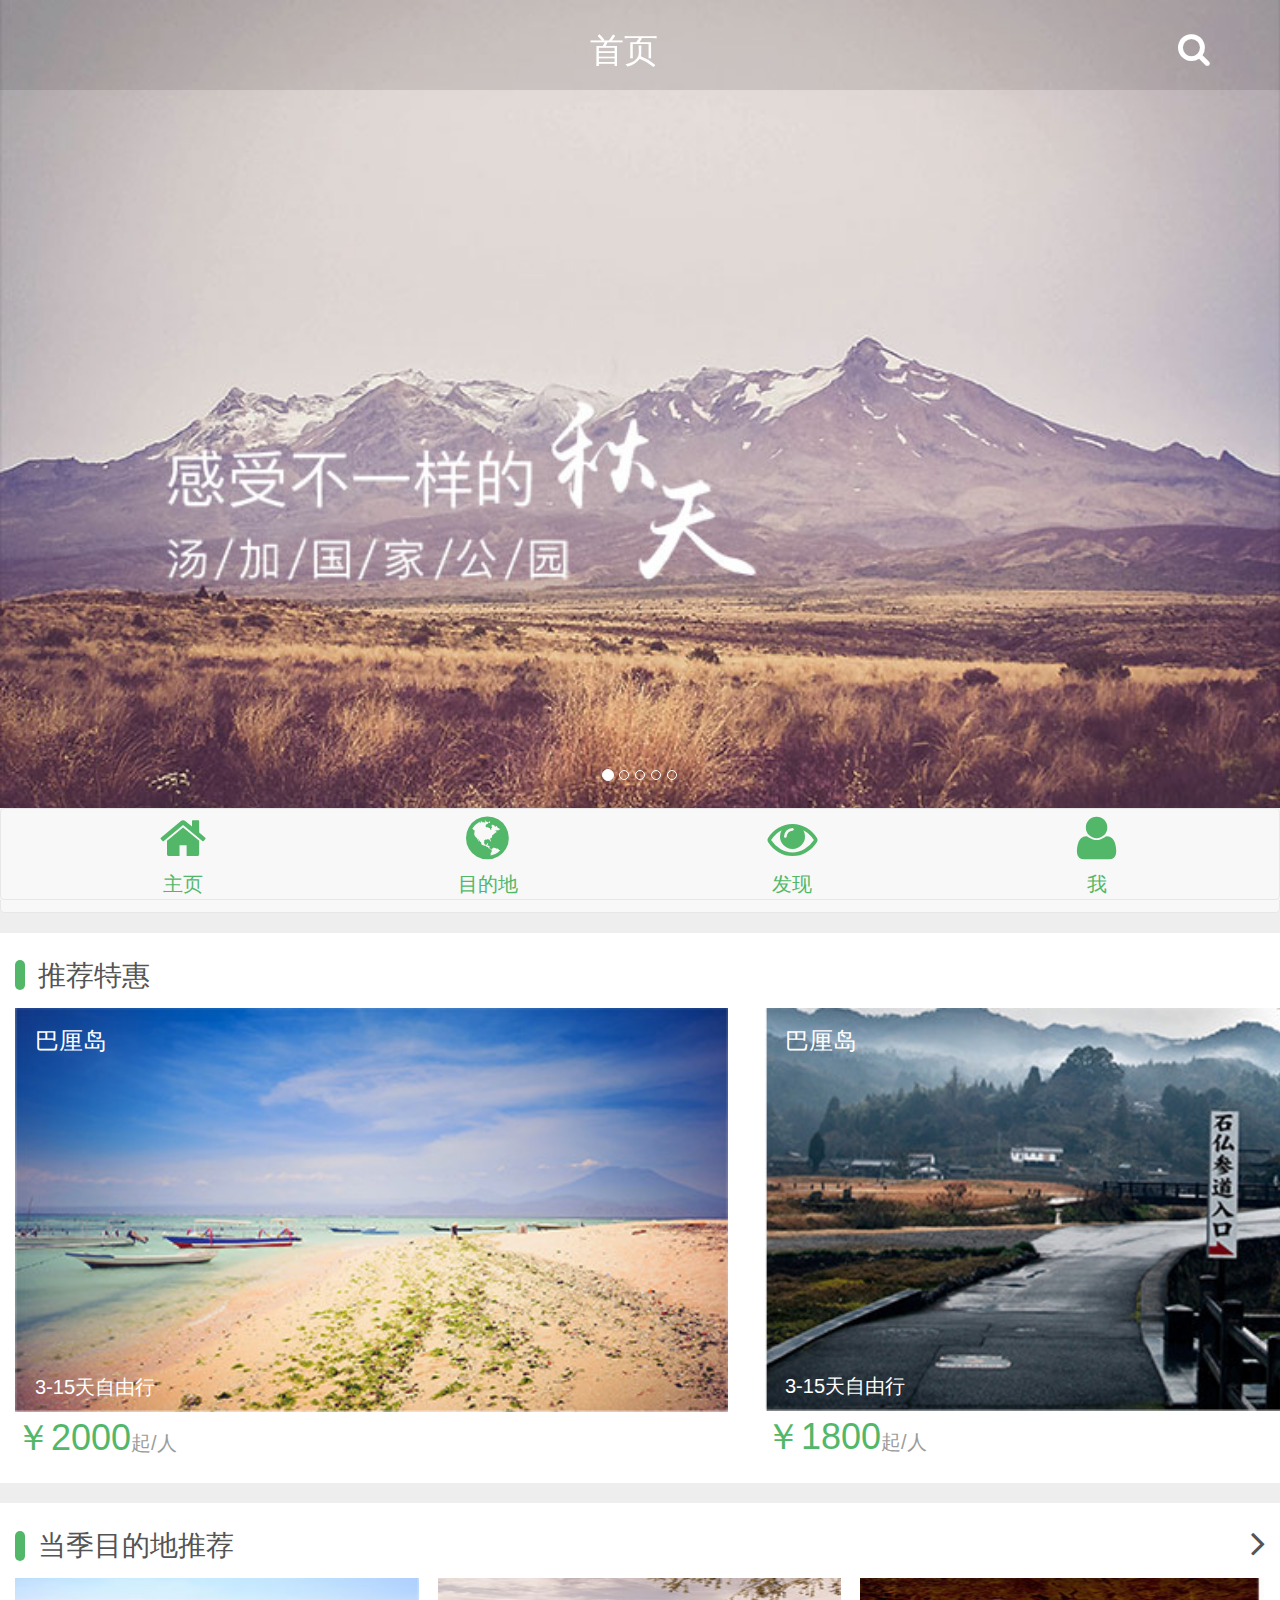
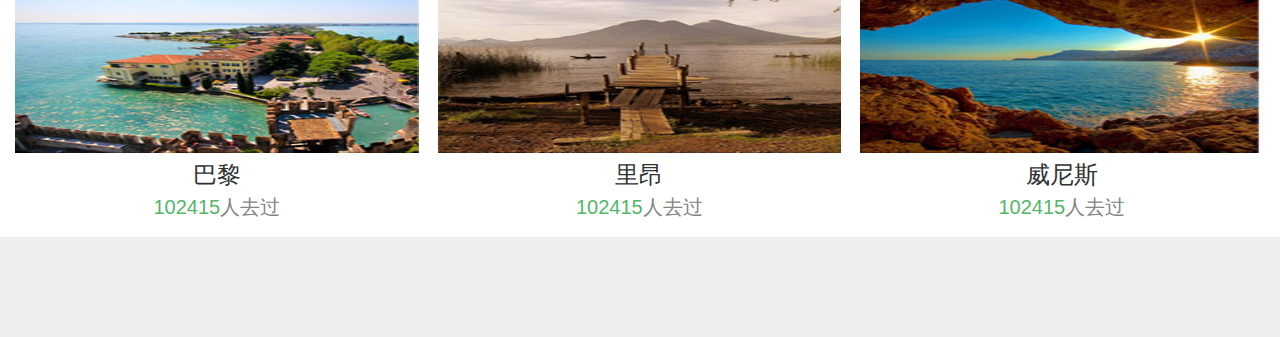
<file: index.html>
<!DOCTYPE html>
<html>
<head>
    <meta charset="utf-8">
    <meta name="viewport" content="width=device-width, initial-scale=1.0, maximum-scale=1.0, user-scalable=no" />
    <title>足记app</title>
    <link rel="stylesheet" type="text/css" href="lib/bootstrap/css/bootstrap.css" />
    <link rel="stylesheet" type="text/css" href="lib/Font-Awesome/css/font-awesome.min.css"/>
    <link rel="stylesheet" type="text/css" href="css/main.css"/>
</head>
<body>
	<!--header-->
	<header id="header">
		<!--topbar-->
		<div class="topbar">
			<div class="container">
                <p id="local"></p>
				<h1 class="clearfix">首页<i class="icon-search"></i></h1>
			</div>
		</div>
		<!--/topbar-->
		<!--首页轮播图-->
		<section id="banner" class="carousel slide both" data-ride="carousel">  
 			 <!-- Indicators -->  
            <ol class="carousel-indicators">  
                <li data-target="#banner" data-slide-to="0" class="active"></li>  
                <li data-target="#banner" data-slide-to="1"></li>  
                <li data-target="#banner" data-slide-to="2"></li> 
                <li data-target="#banner" data-slide-to="3"></li>  
                <li data-target="#banner" data-slide-to="4"></li> 
            </ol>  
 			<!-- Wrapper for slides -->  
            <div class="carousel-inner" role="listbox">  
                <div class="item active">  
                    <a href="javascript:void(0);"><img src="img/index_banner01.jpg" alt="..."></a>  
                    <div class="carousel-caption">
				         <p></p>
				    </div>
                </div>  
                <div class="item">  
                    <a href="javascript:void(1);"><img src="img/index_banner02.jpg" alt="..."></a>  
                	<div class="carousel-caption">
				         <p>印象中国：薄雾中的北海</p>
				    </div>
                </div>  
                <div class="item">  
                    <a href="javascript:void(2);"><img src="img/index_banner03.jpg" alt="..."></a>                
                	<div class="carousel-caption">
				         <p>印象中国：薄雾中的北海</p>
				    </div>
                </div>   
                <div class="item">  
                    <a href="javascript:void(3);"><img src="img/index_banner04.jpg" alt="..."></a>               
               		<div class="carousel-caption">
				         <p>印象中国：云贵梯田</p>
				    </div>
                </div> 
                <div class="item">  
                    <a href="javascript:void(4);"><img src="img/index_banner05.jpg" alt="..."></a>                
                	<div class="carousel-caption">
				         <p>印象中国：万里长城</p>
				    </div>
                </div> 
            </div>  
            <!-- Controls -->  
            <a id="carleft" class="left carousel-control" href="#banner" role="button" data-slide="prev">  
                <span class="glyphicon glyphicon-chevron-left" aria-hidden="true"></span>  
                <span class="sr-only">Previous</span>  
            </a>  
            <a id="carright" class="right carousel-control" href="#banner" role="button" data-slide="next">  
                <span class="glyphicon glyphicon-chevron-right" aria-hidden="true"></span>  
                <span class="sr-only">Next</span>  
            </a>  
        </section>  
        <!--/首页轮播图-->
        <!--首页顶部导航-->
    	<nav class="navbar navbar-default" role="navigation">
		    <div class="container-fluid">
		    	<div class="navbar-collapse">
			        <ul class="nav navbar-nav clearfix">
				        <li><a href="#"><i class="icon-leaf"></i><span>周边游</span></a></li>
				        <li><a href="#"><i class="icon-plane"></i><span>出境游</span></a></li>
				        <li><a href="#"><i class="icon-flag"></i><span>国内游</span></a></li>
				        <li><a href="#"><i class="icon-star"></i><span>港澳游</span></a></li>
				        <li><a href="#"><i class="icon-road"></i><span>台湾游</span></a></li>
			        </ul>
		        </div>
		    </div>
		</nav>
		<!--/首页顶部导航-->   
	</header>
    <!--header-->
    <!--#destination-->
    <section id="destination">
    	<div class="container-fluid" id="dest-banner">
    		<h2><span class="line"></span>&nbsp;&nbsp;&nbsp;推荐特惠</h2>
    		<div class="row" id="dest-slider">
    			<div class="col-xs-2 dest-item">
    				<a href="javascript:void(0);"><img src="img/destination01.jpg" alt="" /><h3>巴厘岛</h3><p>3-15天自由行</p></a>
    				<p class="price"><span>￥2000</span>起/人</p>
    			</div>
    			<div class="col-xs-2 dest-item">
    				<a href="javascript:void(0);"><img src="img/destination02.jpg" alt="" /><h3>巴厘岛</h3><p>3-15天自由行</p></a>
    				<p class="price"><span>￥1800</span>起/人</p>
    			</div>
    			<div class="col-xs-2 dest-item">
    				<a href="javascript:void(0);"><img src="img/destination01.jpg" alt="" /><h3>巴厘岛</h3><p>3-15天自由行</p></a>
    				<p class="price"><span>￥2000</span>起/人</p>
    			</div>
    			<div class="col-xs-2 dest-item">
    				<a href="javascript:void(0);"><img src="img/destination02.jpg" alt="" /><h3>巴厘岛</h3><p>3-15天自由行</p></a>
    				<p class="price"><span>￥1800</span>起/人</p>
    			</div>
    			<div class="col-xs-2 dest-item">
    				<a href="javascript:void(0);"><img src="img/destination01.jpg" alt="" /><h3>巴厘岛</h3><p>3-15天自由行</p></a>
    				<p class="price"><span>￥2000</span>起/人</p>
    			</div>
    		</div>
    	</div>
    </section>
    <!--/#destination-->
    <!--#recom-->
    <section id="recom">
    	<div class="container-fluid">
    		<h2 class="clearfix"><span class="line"></span>&nbsp;&nbsp;&nbsp;当季目的地推荐
    			<a href="html/destination.html"><i class="icon-angle-right"></i></a></h2>
    		<div class="row">
    			<div class="col-xs-4 recom-item">
    				<a href="html/scenery.html"><img src="img/recom01.jpg" alt="" /><h3>巴黎</h3><p><span>102415</span>人去过</p></a>
    			</div>
    			<div class="col-xs-4 recom-item">
    				<a href="javascript:void(3);"><img src="img/recom02.jpg" alt="" /><h3>里昂</h3><p><span>102415</span>人去过</p></a>
    			</div>
    			<div class="col-xs-4 recom-item">
    				<a href="javascript:void(3);"><img src="img/recom03.jpg" alt="" /><h3>威尼斯</h3><p><span>102415</span>人去过</p></a>
    			</div>
    		</div>
    	</div>
    </section>
	<!--/#recom-->
	<!--footer-->
    <footer id="footer">
    	<nav class="navbar navbar-default" role="navigation">
		    <div class="container-fluid">
		    	<div class="navbar-collapse">
			        <ul class="nav navbar-nav clearfix">
				        <li><a href="#"><i class="icon-home"></i><span>主页</span></a></li>
				        <li><a href="html/destination.html"><i class="icon-globe"></i><span>目的地</span></a></li>
				        <li><a href="html/find.html"><i class="icon-eye-open"></i><span>发现</span></a></li>
				        <li><a href="html/myself.html"><i class="icon-user"></i><span>我</span></a></li>
			        </ul>
		        </div>
		    </div>
		</nav>
    </footer>
    <!--/footer-->
	<!--script-->
	<script src="js/base.js" ></script>
	<script src="lib/jquery/jquery-1.9.1.min.js"></script>
	<script src="lib/bootstrap/js/bootstrap.min.js"></script>
	<script src="js/toucher.js"></script>
	<script src="js/index.js"></script>
    <script src="http://maps.google.com/maps/api/js?sensor=false"></script>
</body>
</html>
</file>
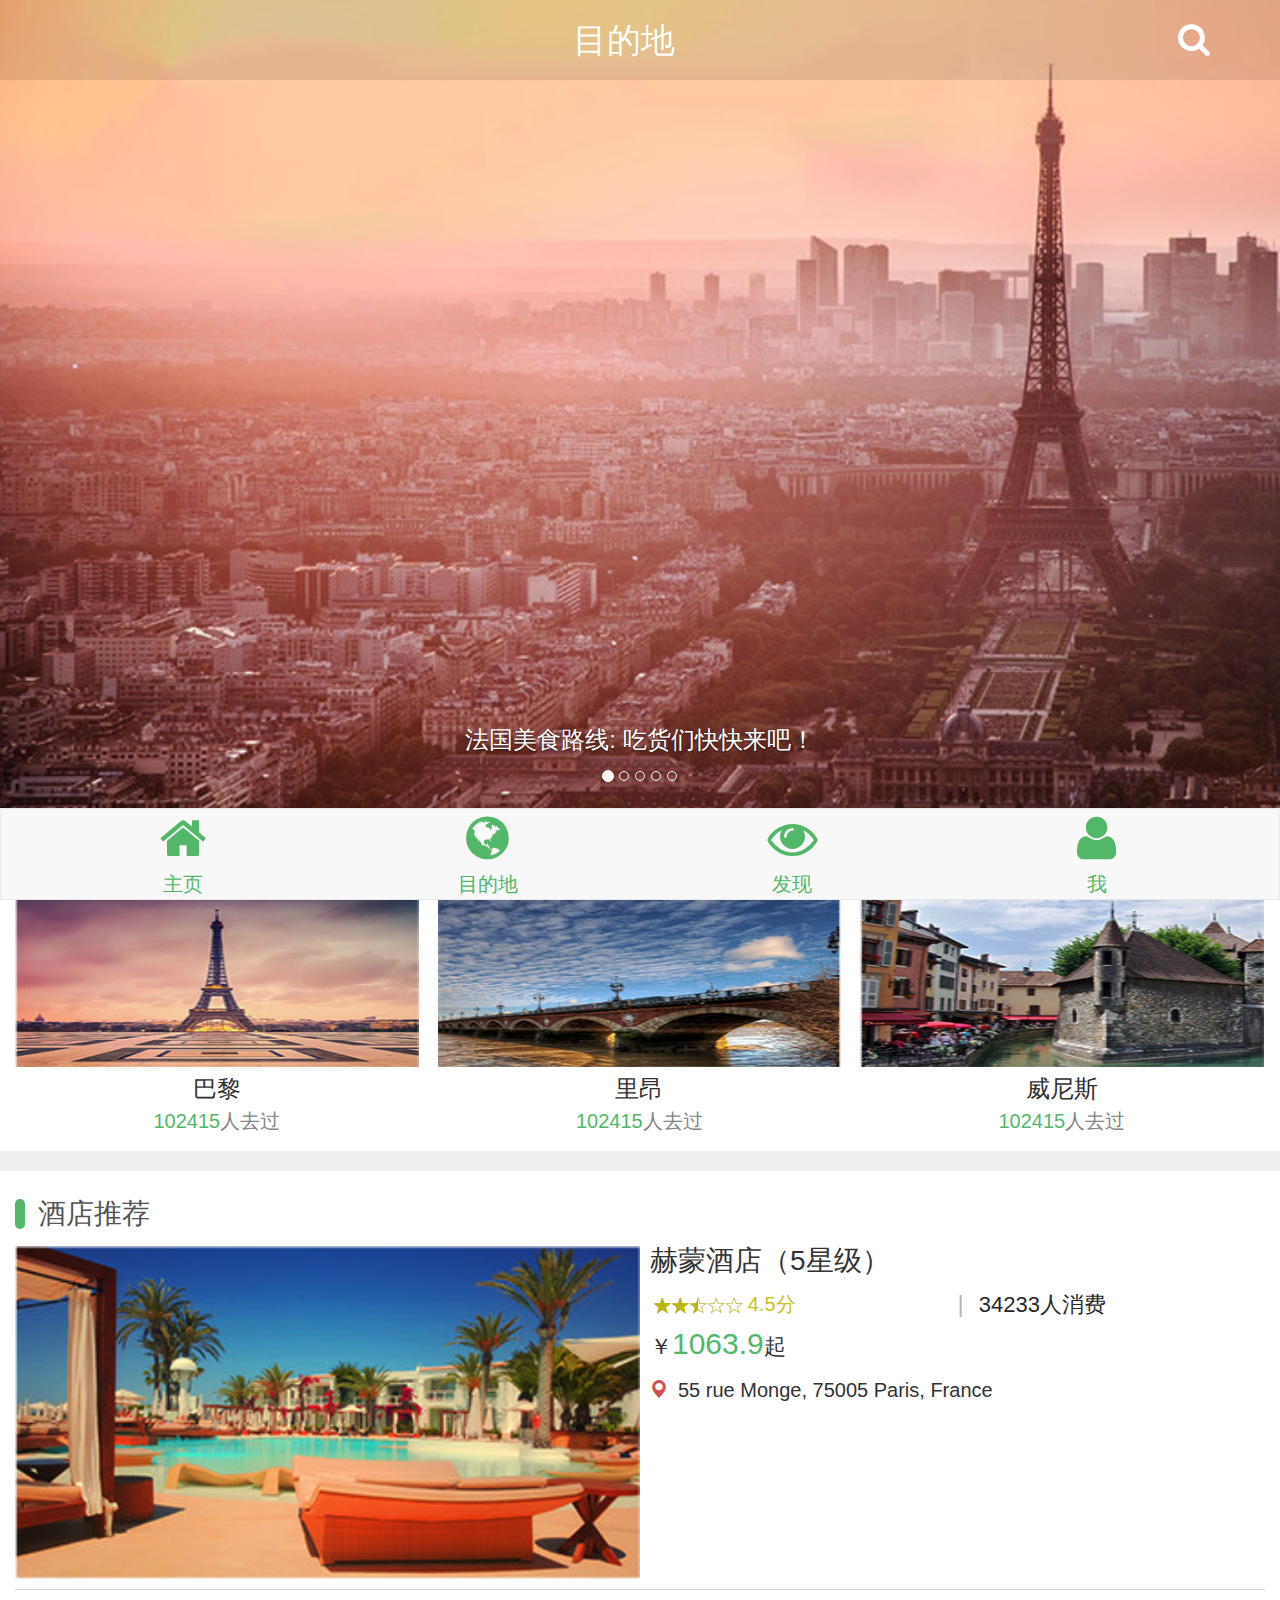
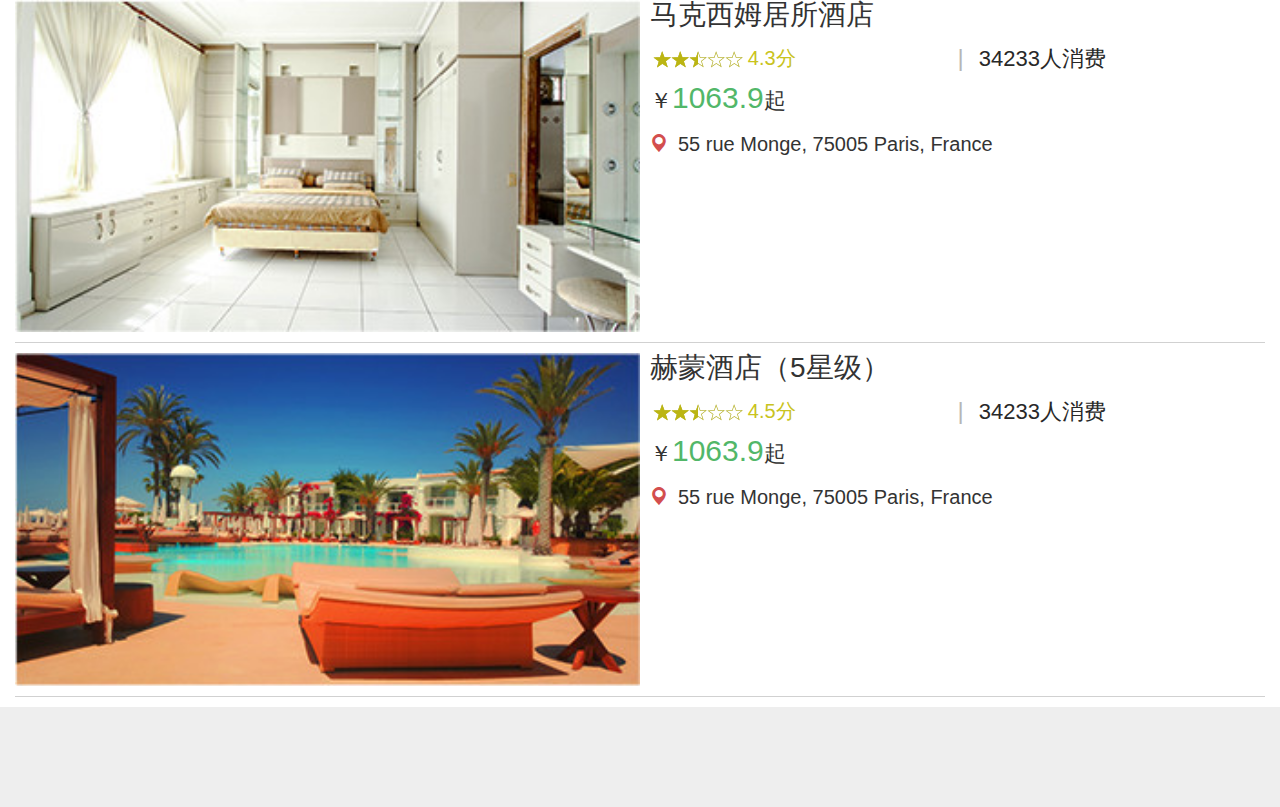
<file: html/destination.html>
<!DOCTYPE html>
<html>
<head>
    <meta charset="utf-8">
    <meta name="viewport" content="width=device-width, initial-scale=1.0, maximum-scale=1.0, user-scalable=no" />
    <title>旅游app-目的地</title>
    <link rel="stylesheet" type="text/css" href="../lib/bootstrap/css/bootstrap.css" />
    <link rel="stylesheet" type="text/css" href="../lib/Font-Awesome/css/font-awesome.min.css"/>
    <link rel="stylesheet" type="text/css" href="../css/main.css"/>
    <link rel="stylesheet" type="text/css" href="../css/other.css"/>
</head>
<body>
	<!--header-->
	<header id="header">
		<!--topbar-->
		<div class="topbar">
			<div class="container">
				<h1 class="clearfix">目的地<i class="icon-search"></i></h1>
			</div>
		</div>
		<!--/topbar-->
		<!--destination轮播图-->
		<section id="banner" class="carousel slide both" data-ride="carousel">  
 			 <!-- Indicators -->  
            <ol class="carousel-indicators">  
                <li data-target="#banner" data-slide-to="0" class="active"></li>  
                <li data-target="#banner" data-slide-to="1"></li>  
                <li data-target="#banner" data-slide-to="2"></li> 
                <li data-target="#banner" data-slide-to="3"></li>  
                <li data-target="#banner" data-slide-to="4"></li> 
            </ol>  
 			<!-- Wrapper for slides -->  
            <div class="carousel-inner" role="listbox">  
                <div class="item active">  
                    <a href="javascript:void(0);"><img src="../img/dest_banner01.jpg" alt="..."></a>  
                    <div class="carousel-caption">
				        <p>法国美食路线: 吃货们快快来吧！</p>
				    </div>
                </div>  
                <div class="item">  
                    <a href="javascript:void(1);"><img src="../img/index_banner02.jpg" alt="..."></a>  
                	<div class="carousel-caption">
				         <p>印象中国：薄雾中的北海</p>
				    </div>
                </div>  
                <div class="item">  
                    <a href="javascript:void(2);"><img src="../img/index_banner03.jpg" alt="..."></a>                
                	<div class="carousel-caption">
				         <p>印象中国：薄雾中的北海</p>
				    </div>
                </div>   
                <div class="item">  
                    <a href="javascript:void(3);"><img src="../img/index_banner04.jpg" alt="..."></a>               
               		<div class="carousel-caption">
				         <p>印象中国：云贵梯田</p>
				    </div>
                </div> 
                <div class="item">  
                    <a href="javascript:void(4);"><img src="../img/index_banner05.jpg" alt="..."></a>                
                	<div class="carousel-caption">
				         <p>印象中国：万里长城</p>
				    </div>
                </div> 
            </div>  
            <!-- Controls -->  
            <a id="carleft" class="left carousel-control" href="#banner" role="button" data-slide="prev">  
                <span class="glyphicon glyphicon-chevron-left" aria-hidden="true"></span>  
                <span class="sr-only">Previous</span>  
            </a>  
            <a id="carright" class="right carousel-control" href="#banner" role="button" data-slide="next">  
                <span class="glyphicon glyphicon-chevron-right" aria-hidden="true"></span>  
                <span class="sr-only">Next</span>  
            </a>  
        </section>  
        <!--/destination轮播图-->
	</header>
    <!--header-->
    <!--#recom-->
    <section id="hot">
    	<div class="container-fluid">
    		<h2 class="clearfix"><span class="line"></span>&nbsp;&nbsp;&nbsp;当地热门
    			<a href="javascript:;"><i class="icon-angle-right"></i></a></h2>
    		<div class="row">
    			<div class="col-xs-4 recom-item">
    				<a href="scenery.html"><img src="../img/dest_hot01.jpg" alt="" /><h3>巴黎</h3><p><span>102415</span>人去过</p></a>
    			</div>
    			<div class="col-xs-4 recom-item">
    				<a href="javascript:void(3);"><img src="../img/dest_hot02.jpg" alt="" /><h3>里昂</h3><p><span>102415</span>人去过</p></a>
    			</div>
    			<div class="col-xs-4 recom-item">
    				<a href="javascript:void(3);"><img src="../img/dest_hot03.jpg" alt="" /><h3>威尼斯</h3><p><span>102415</span>人去过</p></a>
    			</div>
    		</div>
    	</div>
    </section>
	<!--/#recom-->
    <!--#destination-->
    <section id="hotel">
    	<div class="container-fluid">
    		<h2><span class="line"></span>&nbsp;&nbsp;&nbsp;酒店推荐</h2>
    		<div class="row">
    			<div class="col-xs-6 hotel-img">
    				<a href="javascript:void(0);"><img src="../img/dest-hotel02.jpg"/></a>
    			</div>
    			<div class="col-xs-6 hotel-info">
    				<h3>赫蒙酒店（5星级）</h3>
    				<div class="mark clearfix">
    					<div class="star">
    						<p tip="4.5"></p>
    					</div>
    					<span>4.5分</span>
    				</div>
    				<div class="cost">|<span>34233人消费</span></div>
    				<div style="clear: both;"></div>
    				<p class="hotel-price ">￥<span>1063.9</span>起</p>
    				<p class="hotel-address"><i class="glyphicon glyphicon-map-marker"></i>55 rue Monge, 75005 Paris, France</p>
    			    
    			</div>
    		</div>
    		<div class="row">
    			<div class="col-xs-6 hotel-img">
    				<a href="javascript:void(0);"><img src="../img/dest-hotel01.jpg"/></a>
    			</div>
    			<div class="col-xs-6 hotel-info">
    				<h3>马克西姆居所酒店</h3>
    				<div class="mark clearfix">
    					<div class="star">
    						<p tip="4.5"></p>
    					</div>
    					<span>4.3分</span>
    				</div>
    				<div class="cost">|<span>34233人消费</span></div>
    				<div style="clear: both;"></div>
    				<p class="hotel-price ">￥<span>1063.9</span>起</p>
    				<p class="hotel-address"><i class="glyphicon glyphicon-map-marker"></i>55 rue Monge, 75005 Paris, France</p>
    			    
    			</div>
    		</div>
    		<div class="row">
    			<div class="col-xs-6 hotel-img">
    				<a href="javascript:void(0);"><img src="../img/dest-hotel02.jpg"/></a>
    			</div>
    			<div class="col-xs-6 hotel-info">
    				<h3>赫蒙酒店（5星级）</h3>
    				<div class="mark clearfix">
    					<div class="star">
    						<p tip="4.5"></p>
    					</div>
    					<span>4.5分</span>
    				</div>
    				<div class="cost">|<span>34233人消费</span></div>
    				<div style="clear: both;"></div>
    				<p class="hotel-price ">￥<span>1063.9</span>起</p>
    				<p class="hotel-address"><i class="glyphicon glyphicon-map-marker"></i>55 rue Monge, 75005 Paris, France</p>
    			    
    			</div>
    		</div>
    	</div>
    </section>
    <!--/#destination-->
	<!--footer-->
    <footer id="footer">
    	<nav class="navbar navbar-default" role="navigation">
		    <div class="container-fluid">
		    	<div class="navbar-collapse">
			        <ul class="nav navbar-nav clearfix">
				        <li><a href="../index.html"><i class="icon-home"></i><span>主页</span></a></li>
				        <li><a href="destination.html"><i class="icon-globe"></i><span>目的地</span></a></li>
				        <li><a href="find.html"><i class="icon-eye-open"></i><span>发现</span></a></li>
				        <li><a href="myself.html"><i class="icon-user"></i><span>我</span></a></li>
			        </ul>
		        </div>
		    </div>
		</nav>
    </footer>
    <!--/footer-->
	<!--script-->
	<script src="../js/base.js" ></script>
	<script src="../lib/jquery/jquery-1.9.1.min.js"></script>
	<script src="../lib/bootstrap/js/bootstrap.min.js"></script>
	<script src="../js/toucher.js"></script>
	<script src="../js/index.js"></script>
</body>
</html>
</file>
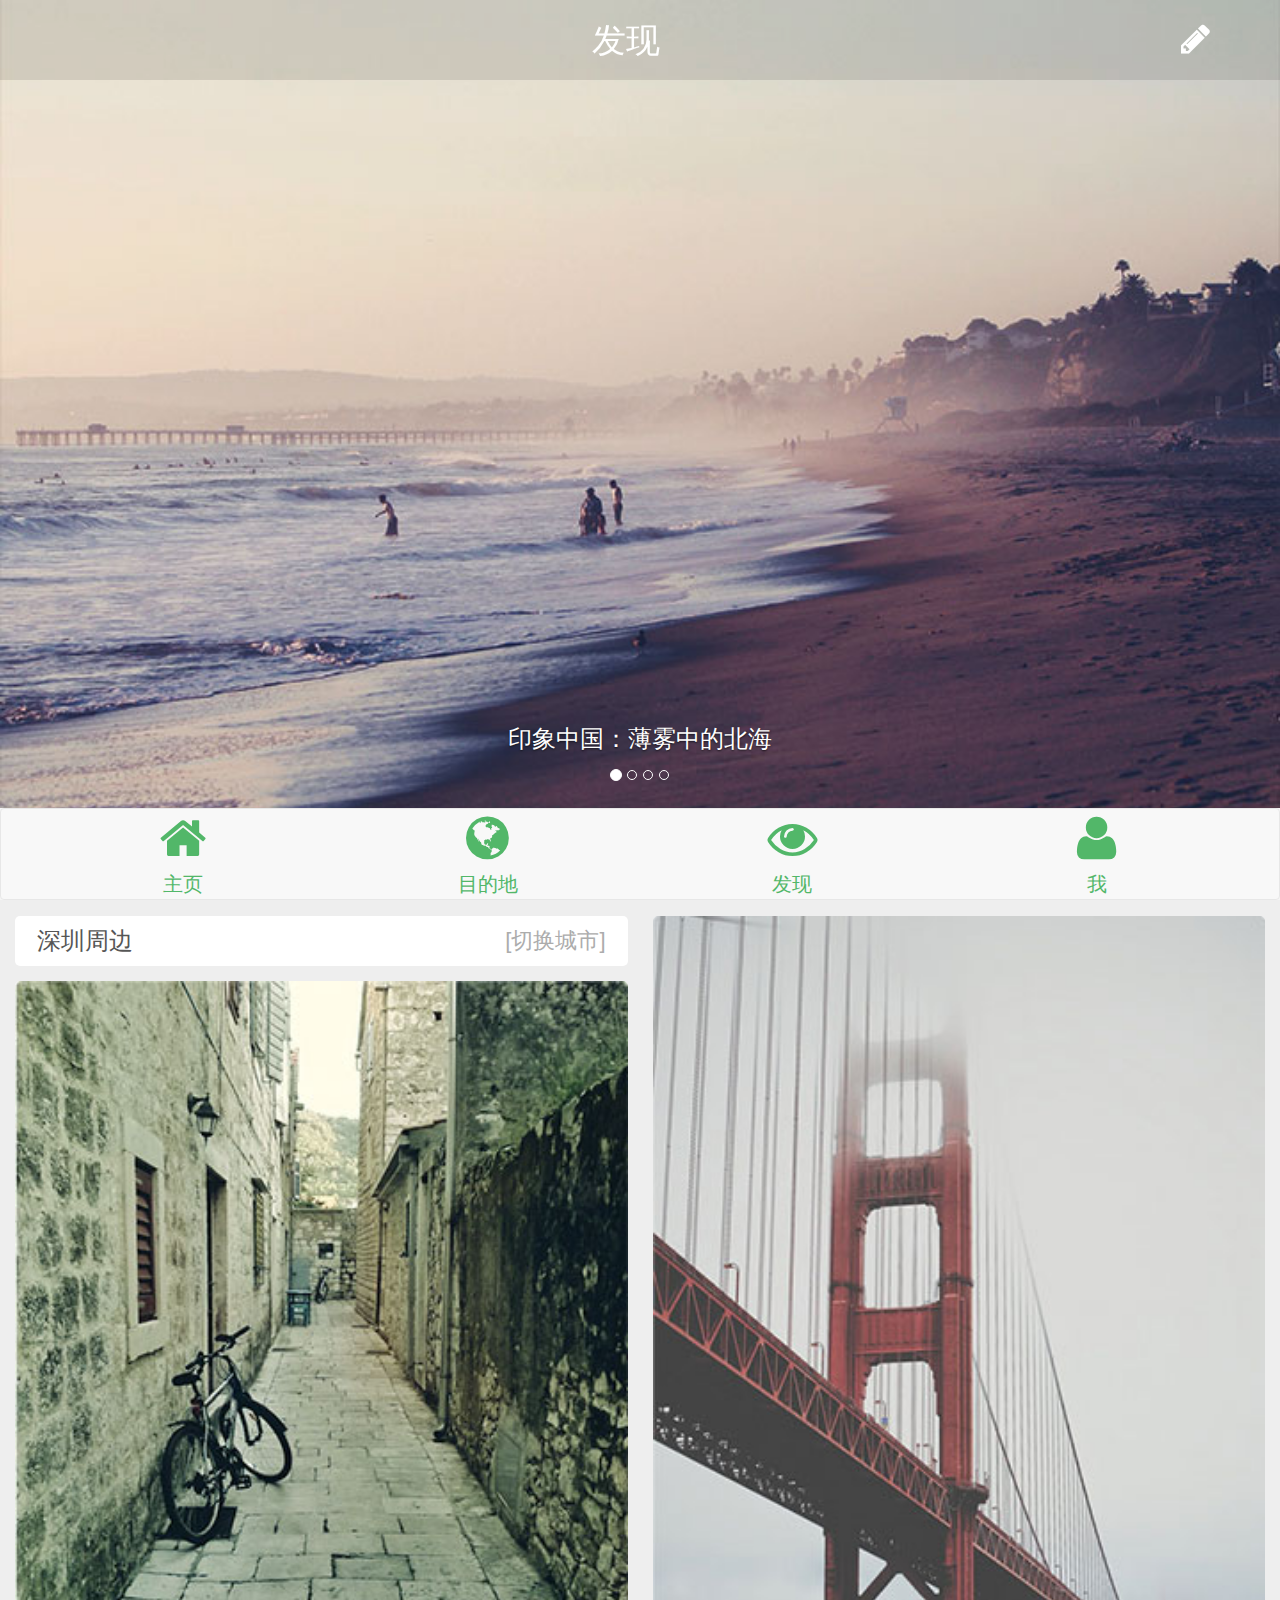
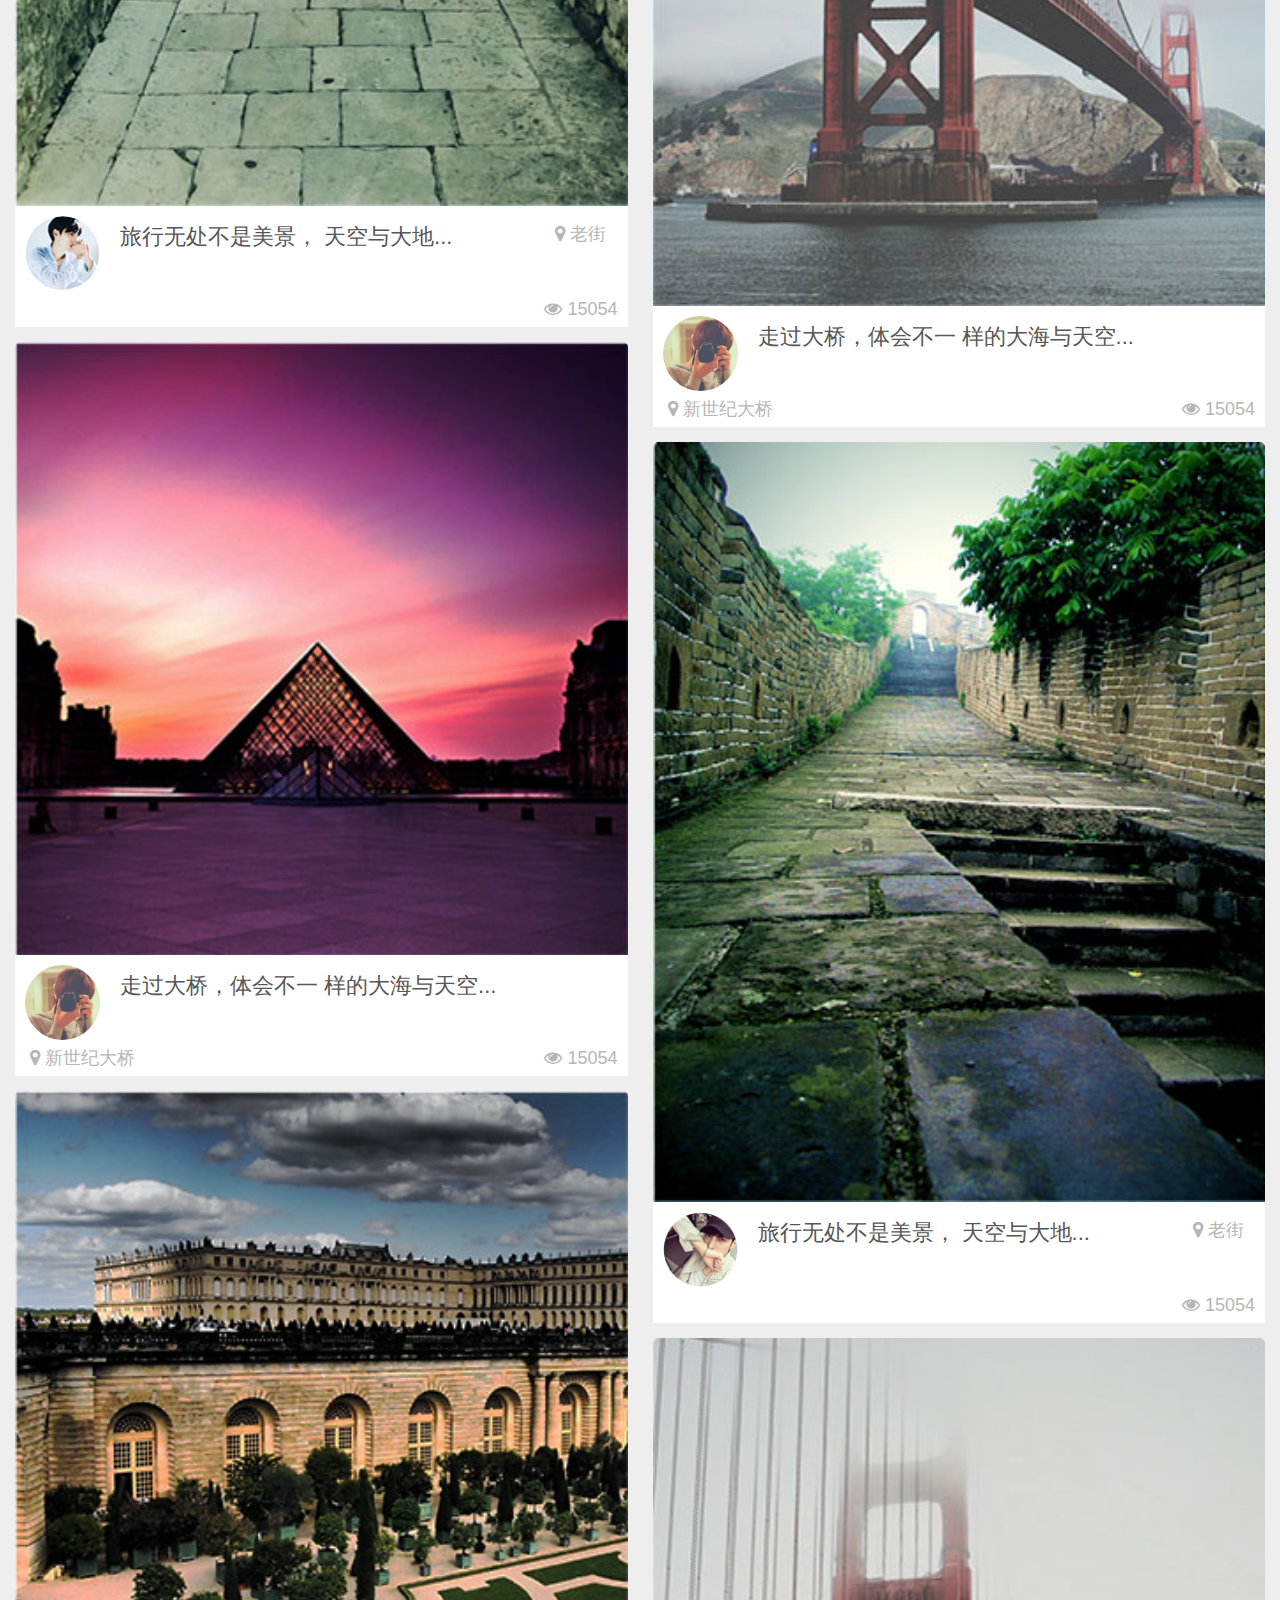
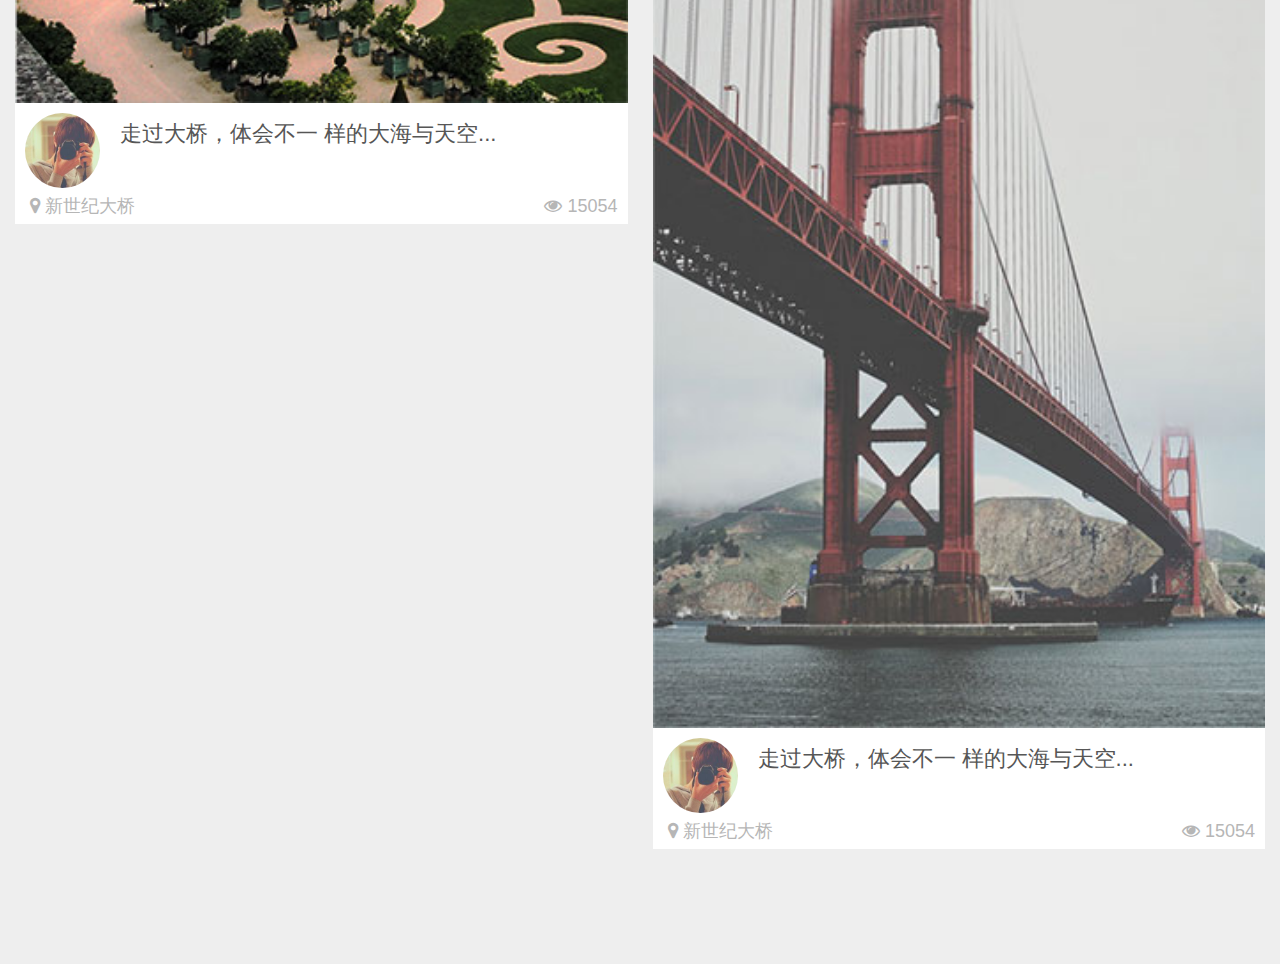
<file: html/find.html>
<!DOCTYPE html>
<html>
<head>
    <meta charset="utf-8">
    <meta name="viewport" content="width=device-width, initial-scale=1.0, maximum-scale=1.0, user-scalable=no" />
    <title>旅游app-发现</title>
    <link rel="stylesheet" type="text/css" href="../lib/bootstrap/css/bootstrap.css" />
    <link rel="stylesheet" type="text/css" href="../lib/Font-Awesome/css/font-awesome.min.css"/>
    <link rel="stylesheet" type="text/css" href="../css/main.css"/>
    <link rel="stylesheet" type="text/css" href="../css/other.css"/>
</head>
<body>
	<!--header-->
	<header id="header">
		<!--topbar-->
		<div class="topbar">
			<div class="container">
				<h1 class="clearfix">发现<i class="icon-pencil"></i></h1>
			</div>
		</div>
		<!--/topbar-->
		<!--destination轮播图-->
		<section id="banner" class="carousel slide both" data-ride="carousel">  
 			 <!-- Indicators -->  
            <ol class="carousel-indicators">  
                <li data-target="#banner" data-slide-to="0" class="active"></li>  
                <li data-target="#banner" data-slide-to="1"></li>  
                <li data-target="#banner" data-slide-to="2"></li> 
                <li data-target="#banner" data-slide-to="3"></li>   
            </ol>  
 			<!-- Wrapper for slides -->  
            <div class="carousel-inner" role="listbox">  
                <div class="item active">  
                    <a href="javascript:void(1);"><img src="../img/index_banner02.jpg" alt="..."></a>  
                	<div class="carousel-caption">
				         <p>印象中国：薄雾中的北海</p>
				    </div>
                </div>  
                <div class="item">  
                    <a href="javascript:void(2);"><img src="../img/index_banner03.jpg" alt="..."></a>                
                	<div class="carousel-caption">
				         <p>印象中国：薄雾中的北海</p>
				    </div>
                </div>   
                <div class="item">  
                    <a href="javascript:void(3);"><img src="../img/index_banner04.jpg" alt="..."></a>               
               		<div class="carousel-caption">
				         <p>印象中国：云贵梯田</p>
				    </div>
                </div> 
                <div class="item">  
                    <a href="javascript:void(4);"><img src="../img/index_banner05.jpg" alt="..."></a>                
                	<div class="carousel-caption">
				         <p>印象中国：万里长城</p>
				    </div>
                </div> 
            </div>  
            <!-- Controls -->  
            <a id="carleft" class="left carousel-control" href="#banner" role="button" data-slide="prev">  
                <span class="glyphicon glyphicon-chevron-left" aria-hidden="true"></span>  
                <span class="sr-only">Previous</span>  
            </a>  
            <a id="carright" class="right carousel-control" href="#banner" role="button" data-slide="next">  
                <span class="glyphicon glyphicon-chevron-right" aria-hidden="true"></span>  
                <span class="sr-only">Next</span>  
            </a>  
        </section>  
        <!--/destination轮播图-->
	</header>
    <!--header-->
    <!--发现页面-顶部导航-->
	<nav class="find-navbar clearfix">
        <ul class="nav navbar-nav text-center clearfix">
	        <li><a href="javascript:void(0);">周边游</a></li>
	        <li><a href="javascript:void(0);">出境游</a></li>
	        <li><a href="javascript:void(0);">国内游</a></li>
	        <li><a href="javascript:void(0);">港澳游</a></li>
	        <li><a href="javascript:void(0);">台湾游</a></li>
        </ul>
	</nav>
	<!--/发现页面-顶部导航-->   
    <!--具体景点-->
    <section class="find-list">
    	<div class="container clearfix">
    		<!--第一列-->
    		<div class="column">
    			<div class="find-city">
    				<h3 class="clearfix">深圳周边<a href="javascript:void(0)">[切换城市]</a></h3> 
    			</div>
    			<div class="find-list-item">
	    			<div class="find-list-pic">
	    				<a href="javascript:void(0);"><img src="../img/find_01.jpg"/></a>
	    			</div>
	    			<div class="find-list-info clearfix">
	    				<a href="javascript:void(0);"><img src="../img/user-pic2.jpg"/></a>
	    				<a href="javascript:void(0);">旅行无处不是美景， 天空与大地...</a>
	    				<a href="javascript:void(0);"><i class="icon-map-marker"></i>老街</a>
	    				<a href="javascript:void(0);"><i class="icon-eye-open"></i>15054</a>
	    			</div>
    			</div>
    			<div class="find-list-item">
	    			<div class="find-list-pic">
	    				<a href="javascript:void(0);"><img src="../img/paris_01.jpg"/></a>
	    			</div>
	    			<div class="find-list-info clearfix">
	    				<a href="javascript:void(0);"><img src="../img/user-pic.jpg"/></a>
	    				<a href="javascript:void(0);">走过大桥，体会不一 样的大海与天空...</a>
	    				<a href="javascript:void(0);"><i class="icon-map-marker"></i>新世纪大桥</a>
	    				<a href="javascript:void(0);"><i class="icon-eye-open"></i>15054</a>
	    			</div>
    			</div>
    			<div class="find-list-item">
	    			<div class="find-list-pic">
	    				<a href="javascript:void(0);"><img src="../img/paris_02.jpg"/></a>
	    			</div>
	    			<div class="find-list-info clearfix">
	    				<a href="javascript:void(0);"><img src="../img/user-pic.jpg"/></a>
	    				<a href="javascript:void(0);">走过大桥，体会不一 样的大海与天空...</a>
	    				<a href="javascript:void(0);"><i class="icon-map-marker"></i>新世纪大桥</a>
	    				<a href="javascript:void(0);"><i class="icon-eye-open"></i>15054</a>
	    			</div>
    			</div>
    		</div>
    		<!--/第一列-->
    		<!--第二列-->
    		<div class="column">
    			<div class="find-list-item">
	    			<div class="find-list-pic">
	    				<a href="javascript:void(0);"><img src="../img/find_02.jpg"/></a>
	    			</div>
	    			<div class="find-list-info clearfix">
	    				<a href="javascript:void(0);"><img src="../img/user-pic.jpg"/></a>
	    				<a href="javascript:void(0);">走过大桥，体会不一 样的大海与天空...</a>
	    				<a href="javascript:void(0);"><i class="icon-map-marker"></i>新世纪大桥</a>
	    				<a href="javascript:void(0);"><i class="icon-eye-open"></i>15054</a>
	    			</div>
    			</div>
    			<div class="find-list-item">
	    			<div class="find-list-pic">
	    				<a href="javascript:void(0);"><img src="../img/find_03.jpg"/></a>
	    			</div>
	    			<div class="find-list-info clearfix">
	    				<a href="javascript:void(0);"><img src="../img/user-pic3.jpg"/></a>
	    				<a href="javascript:void(0);">旅行无处不是美景， 天空与大地...</a>
	    				<a href="javascript:void(0);"><i class="icon-map-marker"></i>老街</a>
	    				<a href="javascript:void(0);"><i class="icon-eye-open"></i>15054</a>
	    			</div>
    			</div>
    			<div class="find-list-item">
	    			<div class="find-list-pic">
	    				<a href="javascript:void(0);"><img src="../img/find_02.jpg"/></a>
	    			</div>
	    			<div class="find-list-info clearfix">
	    				<a href="javascript:void(0);"><img src="../img/user-pic.jpg"/></a>
	    				<a href="javascript:void(0);">走过大桥，体会不一 样的大海与天空...</a>
	    				<a href="javascript:void(0);"><i class="icon-map-marker"></i>新世纪大桥</a>
	    				<a href="javascript:void(0);"><i class="icon-eye-open"></i>15054</a>
	    			</div>
    			</div>
    		</div>
    		<!--/第二列-->
    	</div>
    </section>
    <!--/具体景点-->
	<!--footer-->
    <footer id="footer">
    	<nav class="navbar navbar-default" role="navigation">
		    <div class="container-fluid">
		    	<div class="navbar-collapse">
			        <ul class="nav navbar-nav clearfix">
				        <li><a href="../index.html"><i class="icon-home"></i><span>主页</span></a></li>
				        <li><a href="destination.html"><i class="icon-globe"></i><span>目的地</span></a></li>
				        <li><a href="find.html"><i class="icon-eye-open"></i><span>发现</span></a></li>
				        <li><a href="myself.html"><i class="icon-user"></i><span>我</span></a></li>
			        </ul>
		        </div>
		    </div>
		</nav>
    </footer>
    <!--/footer-->
	<!--script-->
	<script src="../js/base.js" ></script>
	<script src="../lib/jquery/jquery-1.9.1.min.js"></script>
	<script src="../lib/bootstrap/js/bootstrap.min.js"></script>
	<script src="../js/toucher.js"></script>
	<script src="../js/index.js"></script>
</body>
</html>
</file>
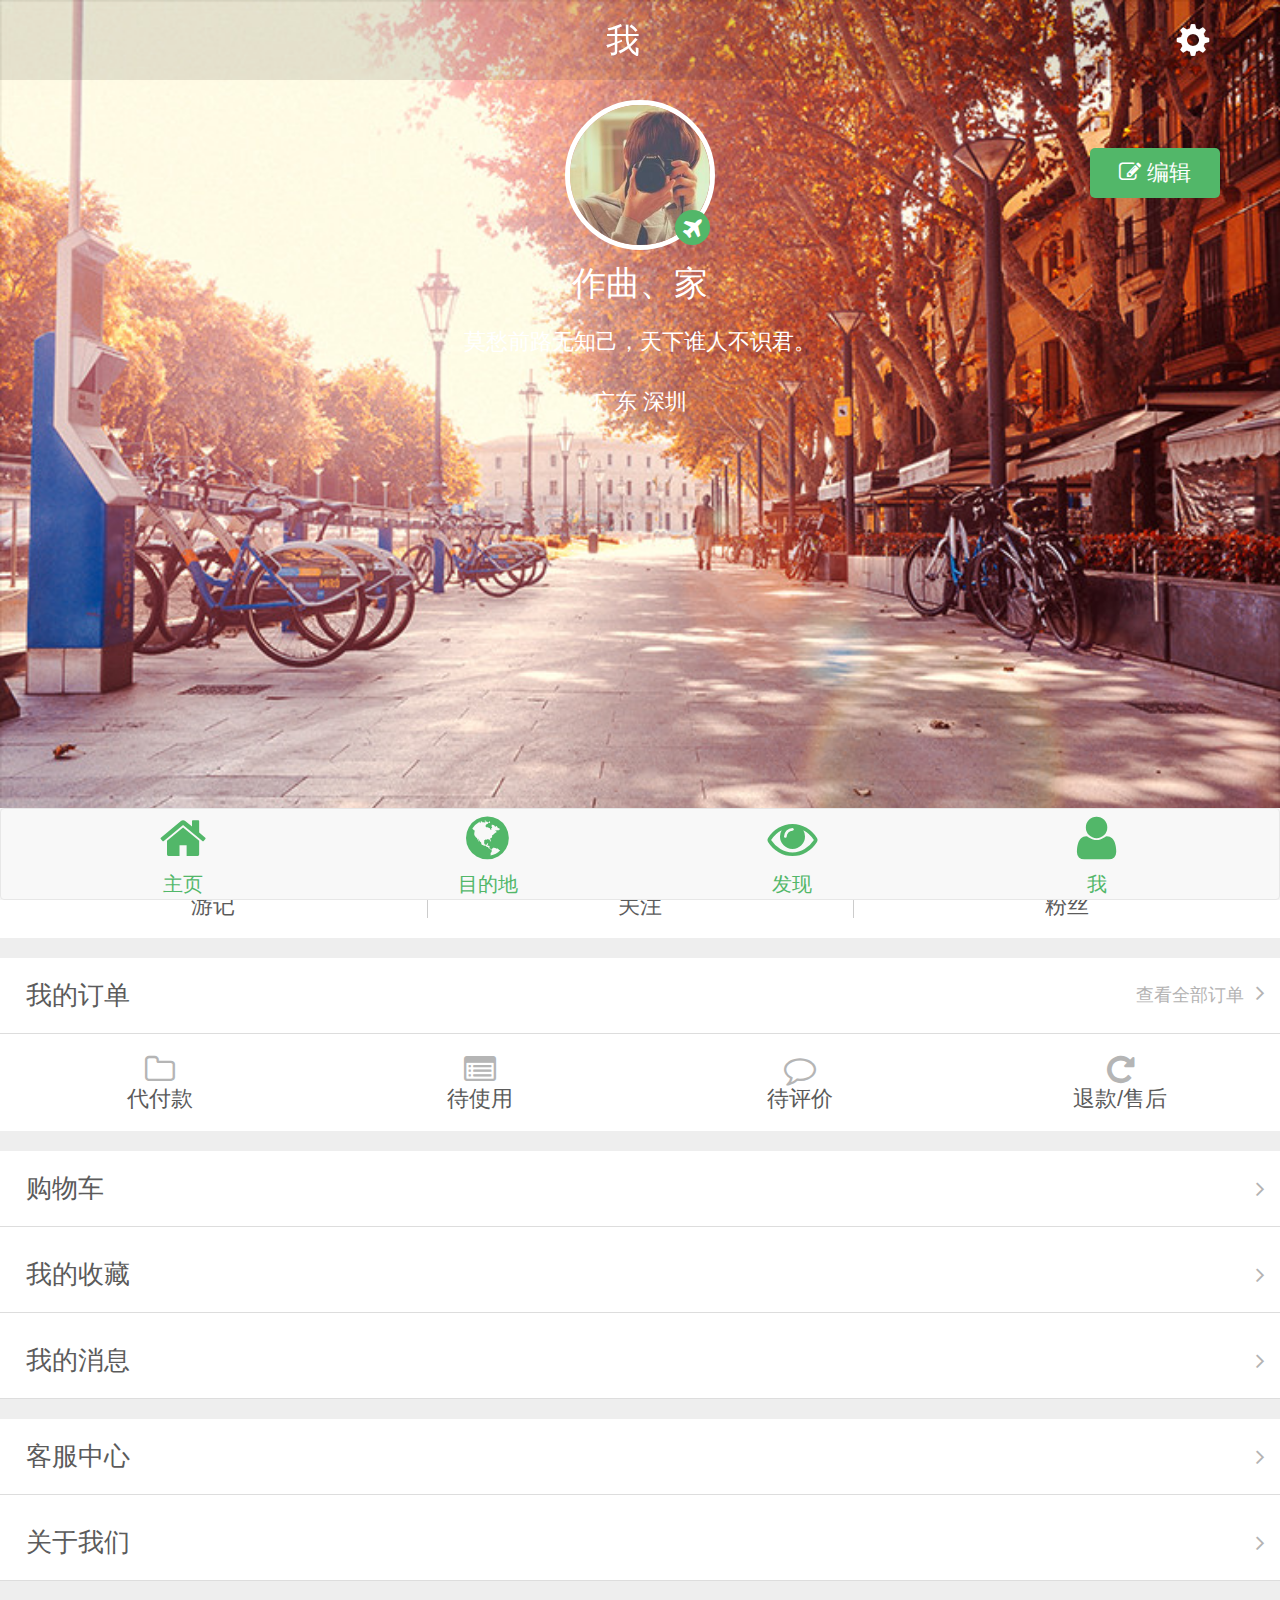
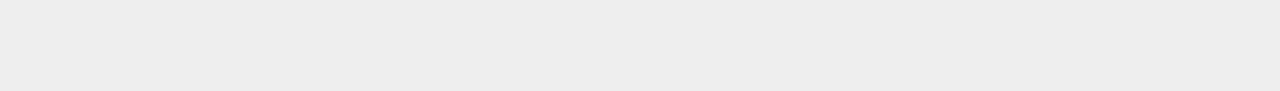
<file: html/myself.html>
<!DOCTYPE html>
<html>
<head>
    <meta charset="utf-8">
    <meta name="viewport" content="width=device-width, initial-scale=1.0, maximum-scale=1.0, user-scalable=no" />
    <title>旅游app-我的</title>
    <link rel="stylesheet" type="text/css" href="../lib/bootstrap/css/bootstrap.css" />
    <link rel="stylesheet" type="text/css" href="../lib/Font-Awesome/css/font-awesome.min.css"/>
    <link rel="stylesheet" type="text/css" href="../css/main.css"/>
    <link rel="stylesheet" type="text/css" href="../css/other.css"/>
</head>
<body>
	<!--header-->
	<header id="header">
		<!--topbar-->
		<div class="topbar">
			<div class="container">
				<h1 class="clearfix">我<i class="glyphicon glyphicon-cog"></i></h1>
			</div>
		</div>
		<!--/topbar-->
		<div class="user">
			<div class="user-bg">
				<img src="../img/user-bg.jpg"/>
			</div>
			<div class="user-login">
				<div class="user-login-pic">
					<a href="javascript:void(0);"><img src="../img/user-pic.jpg"/></a>
					<i class="icon-plane"></i>
				</div>
				<div class="user-login-edit">
					<i class="icon-edit"></i>
					<span>编辑</span>
				</div>
			</div>
			<div class="user-info">
				<h2 class="user-name">作曲、家</h2>
				<span class="user-sign">莫愁前路无知己，天下谁人不识君。</span>
				<span class="user-add">广东 深圳</span>
			</div>
		</div>
	</header>
    <!--header-->
    <!--.fans-->
    <section class="fans">
    	<div class="container-fluid">
    		<div class="row">
	    		<a class="col-xs-4" href="javascript:void(0);"><span>32</span>游记</a>
	    		<a class="col-xs-4" href="javascript:void(0);"><span>10</span>关注</a>
	    		<a class="col-xs-4" href="javascript:void(0);"><span>8</span>粉丝</a>
    		</div>
    	</div>
    </section>
    <!--/.fans-->
    <!--.order-->
    <section class="order">
    	<div class="container-fluid">
            <h2>我的订单<a>查看全部订单<i class="icon-angle-right"></i></a></h2>
    		<div class="row">
    			<a class="col-xs-3" href="javascript:void(0);"><i class="icon-folder-close-alt"></i>代付款</a>
    			<a class="col-xs-3" href="javascript:void(0);"><i class="icon-list-alt"></i>待使用</a>
    			<a class="col-xs-3" href="javascript:void(0);"><i class="icon-comment-alt"></i>待评价</a>
    			<a class="col-xs-3" href="javascript:void(0);"><i class="icon-repeat"></i>退款/售后</a>
    		</div>
    	</div>
    </section>
    <!--/.order-->
    <!--.info-items-->
    <section class="info-list">
		<p class="info-list-item">购物车<i class="icon-angle-right"></i></p>
		<p class="info-list-item">我的收藏<i class="icon-angle-right"></i></p>
		<p class="info-list-item">我的消息<i class="icon-angle-right"></i></p>
    </section>
    <!--/.info-items-->
    <!--.info-items-->
    <section class="info-list">
		<p class="info-list-item">客服中心<i class="icon-angle-right"></i></p>
		<p class="info-list-item">关于我们<i class="icon-angle-right"></i></p>
    </section>
    <!--/.info-items-->
	<!--footer-->
    <footer id="footer">
    	<nav class="navbar navbar-default" role="navigation">
		    <div class="container-fluid">
		    	<div class="navbar-collapse">
			        <ul class="nav navbar-nav clearfix">
				        <li><a href="../index.html"><i class="icon-home"></i><span>主页</span></a></li>
				        <li><a href="../html/destination.html"><i class="icon-globe"></i><span>目的地</span></a></li>
				        <li><a href="../html/find.html"><i class="icon-eye-open"></i><span>发现</span></a></li>
				        <li><a href="../html/myself.html"><i class="icon-user"></i><span>我</span></a></li>
			        </ul>
		        </div>
		    </div>
		</nav>
    </footer>
    <!--/footer-->
	<!--script-->
	<script src="../js/base.js" ></script>
	<script src="../lib/jquery/jquery-1.9.1.min.js"></script>
	<script src="../lib/bootstrap/js/bootstrap.min.js"></script>
	<script src="../js/toucher.js"></script>
	<script src="../js/index.js"></script>
</body>
</html>
</file>
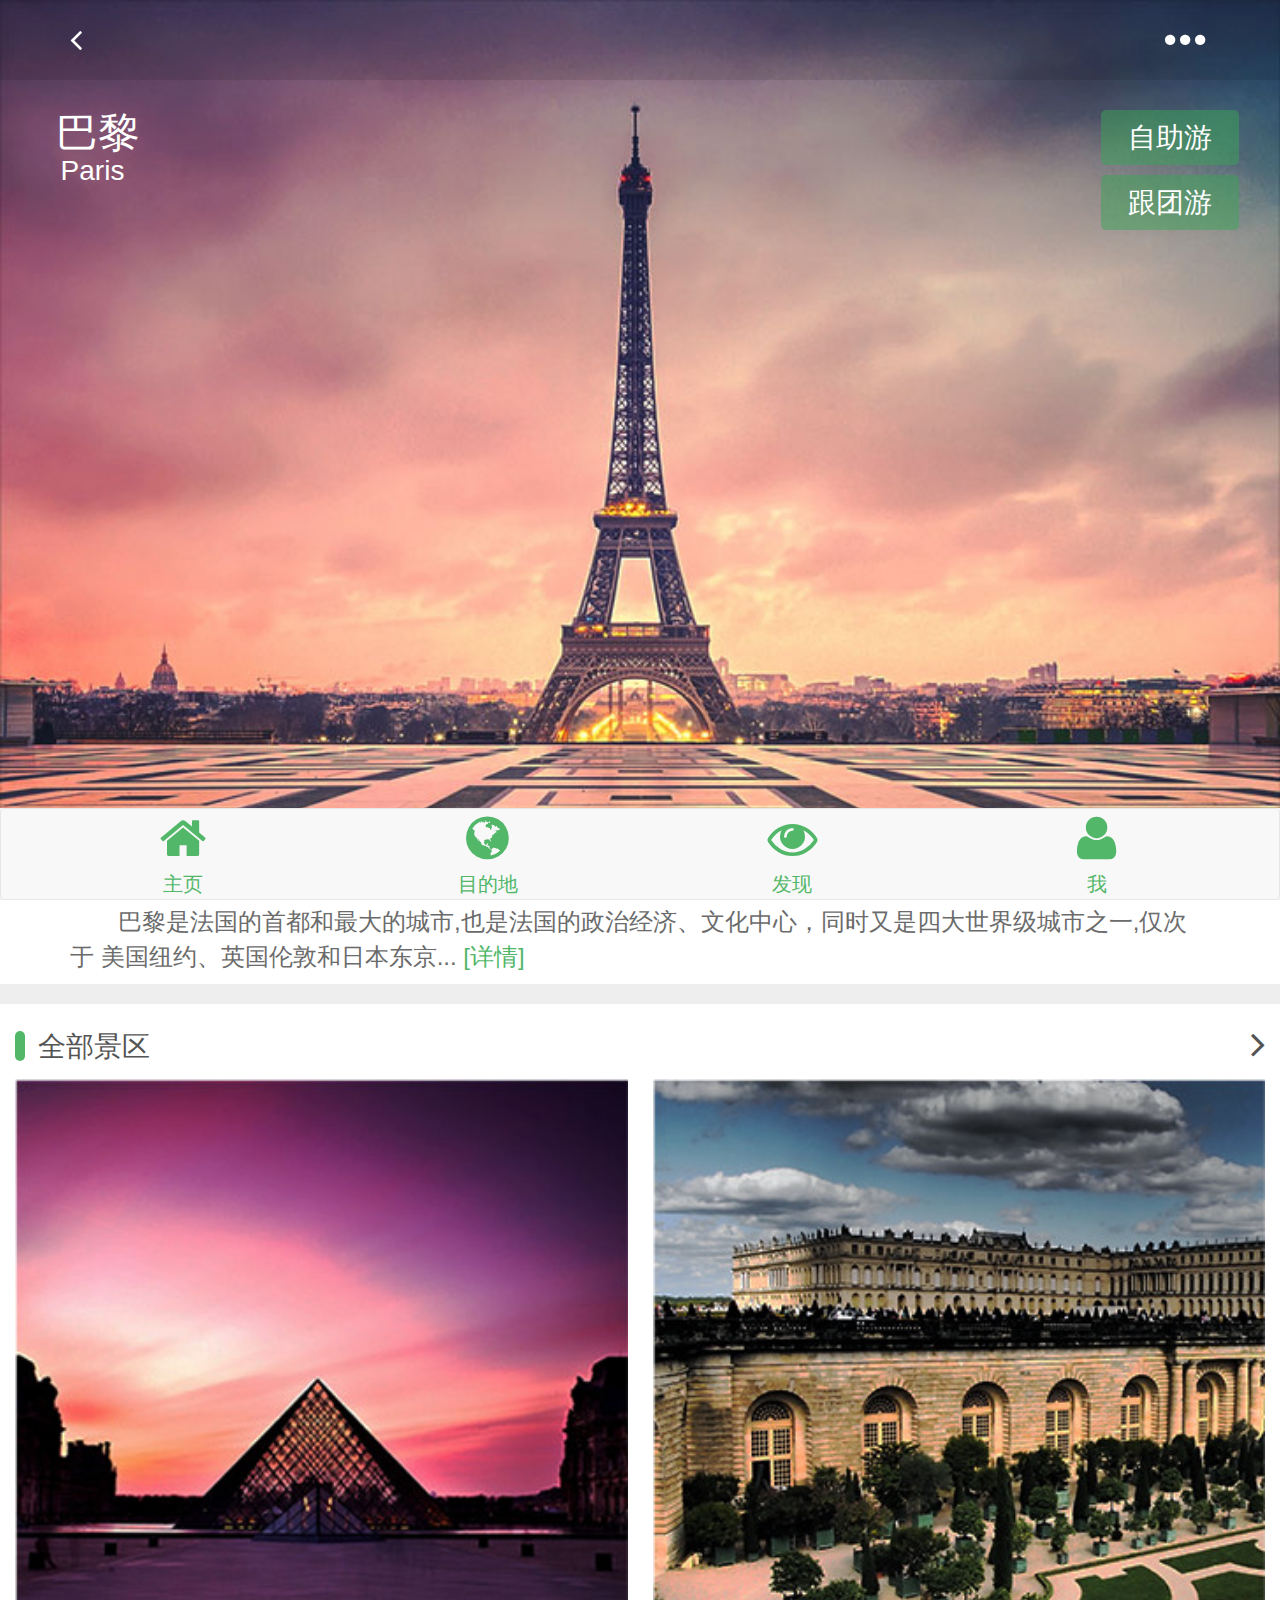
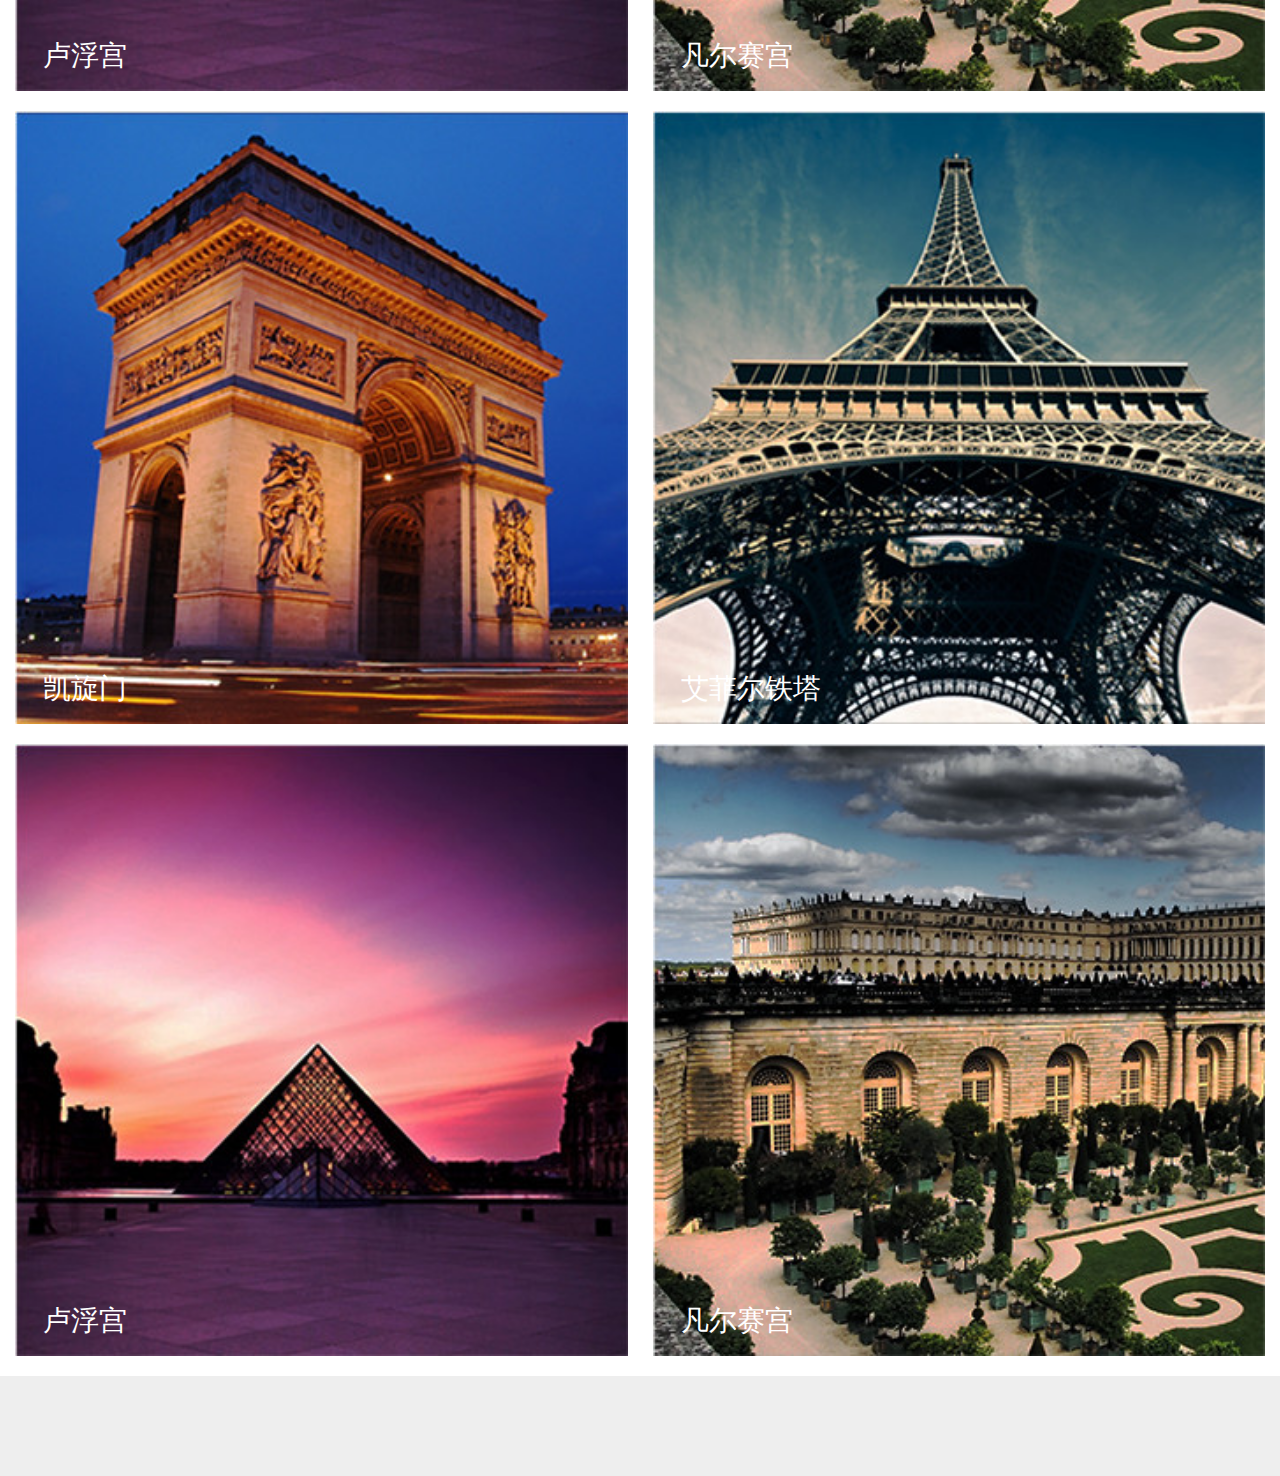
<file: html/scenery.html>
<!DOCTYPE html>
<html>
<head>
    <meta charset="utf-8">
    <meta name="viewport" content="width=device-width, initial-scale=1.0, maximum-scale=1.0, user-scalable=no" />
    <title>旅游app-景点</title>
    <link rel="stylesheet" type="text/css" href="../lib/bootstrap/css/bootstrap.css" />
    <link rel="stylesheet" type="text/css" href="../lib/Font-Awesome/css/font-awesome.min.css"/>
    <link rel="stylesheet" type="text/css" href="../css/main.css"/>
    <link rel="stylesheet" type="text/css" href="../css/other.css"/>
</head>
<body>
	<!--header-->
	<header id="header">
		<!--topbar-->
		<div class="topbar">
			<div class="container">
				<h1 class="clearfix"><a href="destination.html"><i class="icon-angle-left"></i></a><i class="icon-circle"></i><i class="icon-circle"></i><i class="icon-circle"></i></h1>
			</div>
		</div>
		<!--/topbar-->
		<div class="cover">
			<img src="../img/scenery_banner01.jpg" />
			<div class="container">
				<h2>巴黎<span>Paris</span></h2>
				<a class="self" href="../index.html">自助游</a>
				<a class="team" href="../index.html">跟团游</a>
			</div>
		</div>
	</header>
    <!--header-->
    <!--.description-->
    <section class="description">
     	<div class="container">
     		<h2>综述</h2>
     		<p>巴黎是法国的首都和最大的城市,也是法国的政治经济、文化中心，同时又是四大世界级城市之一,仅次于
     			美国纽约、英国伦敦和日本东京...
     		<a href="javascript:void(0);">[详情]</a></p>
     	</div>
    </section>
    <!--/.description-->
  	<!--.spot-->
  	<section class="spot">
  		<div class="container-fluid">
    		<h2><span class="line"></span>&nbsp;&nbsp;&nbsp;全部景区
    			<a href="#"><i class="icon-angle-right"></i></a>
    		</h2>
    		<div class="spot-item">
    			<a href="javascript:void(0);"><img src="../img/paris_01.jpg"/></a>
    			<span>卢浮宫</span>
    		</div>
    		<div class="spot-item">
    			<a href="javascript:void(0);"><img src="../img/paris_02.jpg"/></a>
    			<span>凡尔赛宫</span>
    		</div>
    		<div class="spot-item">
    			<a href="javascript:void(0);"><img src="../img/paris_03.jpg"/></a>
    			<span>凯旋门</span>
    		</div>
    		<div class="spot-item">
    			<a href="javascript:void(0);"><img src="../img/paris_04.jpg"/></a>
    			<span>艾菲尔铁塔</span>
    		</div>
    		<div class="spot-item">
    			<a href="javascript:void(0);"><img src="../img/paris_01.jpg"/></a>
    			<span>卢浮宫</span>
    		</div>
    		<div class="spot-item">
    			<a href="javascript:void(0);"><img src="../img/paris_02.jpg"/></a>
    			<span>凡尔赛宫</span>
    		</div>
    	</div>
  	</section>
  	<!--/.spot-->
	<!--footer-->
    <footer id="footer">
    	<nav class="navbar navbar-default" role="navigation">
		    <div class="container-fluid">
		    	<div class="navbar-collapse">
			        <ul class="nav navbar-nav clearfix">
				        <li><a href="../index.html"><i class="icon-home"></i><span>主页</span></a></li>
				        <li><a href="destination.html"><i class="icon-globe"></i><span>目的地</span></a></li>
				        <li><a href=""><i class="icon-eye-open"></i><span>发现</span></a></li>
				        <li><a href="myself.html"><i class="icon-user"></i><span>我</span></a></li>
			        </ul>
		        </div>
		    </div>
		</nav>
    </footer>
    <!--/footer-->
	<!--script-->
	<script src="../js/base.js" ></script>
	<script src="../lib/jquery/jquery-1.9.1.min.js"></script>
	<script src="../lib/bootstrap/js/bootstrap.min.js"></script>
	<script src="../js/toucher.js"></script>
	<script src="../js/index.js"></script>
</body>
</html>
</file>
<file: css/main.css>
/**
 * main css
 */
body{
	background: #eeeeee;
    font-family: "Helvetica Neue", 
                Helvetica, 
                Microsoft Yahei, 
                Hiragino Sans GB, 
                WenQuanYi Micro Hei, 
                sans-serif;
    padding-bottom: 1rem;
}
a:link,a:hover,a:visited,a:active{
	text-decoration: none;
}

/**
 * header区域*
 */
#header>.topbar{
	width: 100%;
	background: rgba(0,0,0,.1);
	position: fixed;
	top: 0;
	left: 0;
	z-index: 1;
}
#header>.topbar h1{
	line-height: 0.8rem;
	font-size: 0.34rem;
	font-weight: normal;
	color: #ffffff;
	text-align: center;
	margin-top: 0;
	margin-bottom: 0;
}
#header>.topbar .icon-search,#header>.topbar .icon-pencil,#header>.topbar .glyphicon{
	display: inline-block;
	float: right;
	line-height: 0.8rem;
}
#header>.topbar a>.icon-angle-left{
	color: #fff;
	display: inline-block;
	float: left;
	line-height: 0.8rem;
}
#header>.topbar .icon-circle{
	font-size: 0.12rem;
	display: inline-block;
	float: right;
	line-height: 0.8rem;
	padding-right: 0.05rem;
}
 
#header>#banner .item img{
	width: 100%;
}
#header>#banner>#carleft,#header>#banner>#carright{
	display: none;
}
#header>#banner .carousel-caption p{
	font-size: 0.24rem;
}

#header>.navbar .nav{
	width: 100%;
	margin: 0;
}
#header>.navbar .nav>li{
	width: 20%;
	float: left;
	text-align: center;
}
#header>.navbar .nav>li>a{
	padding: 0.1rem 0.15em;
}
#header>.navbar .nav>li i{
	display: block;
	font-size: 0.5rem;
}
#header>.navbar .nav>li .icon-leaf{
	color: #79d6e4;
}
#header>.navbar .nav>li .icon-plane{
	color: #78d9aa;
}
#header>.navbar .nav>li .icon-flag{
	color: #eb947c;
}
#header>.navbar .nav>li .icon-star{
	color: #2ba68d;
}
#header>.navbar .nav>li .icon-road{
	color: #a970da;
}
#header>.navbar .nav>li span{
	font-size: 0.22rem;
	line-height: 0.24rem;
	color: #343434;
}

/**
 * #destination特惠推荐 
 */
#destination{
	background: #fff;
	margin-top: 0.2rem;
	overflow: auto;
}
#destination>#dest-banner{
	overflow: hidden;
}
#destination h2{
	font-size: 0.28rem;
	line-height: 0.45rem;
	color: #545454;
	position: relative;
}
#destination h2>.line{
	width: 0.1rem;
	height: 0.3rem;
	display: inline-block;
	background: #52b769;
	border-radius: 0.05rem;
	position: absolute;
	top: 50%;
	margin-top: -0.15rem;
}
#destination .row{
	width:300%;
	margin: 0 0 0.2rem 0;
	position: relative;
}
#destination .row .dest-item{
	width: 19%;
	padding: 0;
}
#destination .row .dest-item+div{
	margin-left: 1%;
}
#destination .row .dest-item>a{
	display: block;
	width: 100%;
	position: relative;
}
#destination .row .dest-item>a>img{
	width: 100%;
}
#destination .row .dest-item>a>h3{
	position: absolute;
	top: 0;
	left: 0;
	font-size: 0.24rem;
	color: #fff;
	text-indent: 0.2rem;
}
#destination .row .dest-item>a>p{
	position: absolute;
	bottom: 0;
	left: 0;
	font-size: 0.2rem;
	color: #fff;
	text-indent: 0.2rem;
}
#destination .row .dest-item .price{
	font-size: 0.2rem;
	color: #9c9c9c;
	margin-bottom: 0;
}
#destination .row .dest-item .price span{
	font-size: 0.36rem;
	color: #52b769;
}

/**
 * #recom 当季目的地推荐 
 */
#recom{
	background: #fff;
	margin-top: 0.2rem;
}
#hot{
	background: #fff;
}
#recom h2,#hot h2{
	font-size: 0.28rem;
	line-height: 0.45rem;
	color: #545454;
	position: relative;
}
#recom h2>.line,#hot h2>.line{
	width: 0.1rem;
	height: 0.3rem;
	display: inline-block;
	background: #52b769;
	border-radius: 0.05rem;
	position: absolute;
	top: 50%;
	margin-top: -0.15rem;
}
#recom h2>a>i,#hot h2>a>i{
	font-size: 0.4rem;
	color: #545454;
	float: right;
}
#recom .row,#hot .row{
	margin: 0 0 0.2rem 0;
}
#recom .row>.recom-item,#hot .row>.recom-item{
	width: 32.3%;
	padding: 0;
}
#recom .row>.recom-item+div,#hot .row>.recom-item+div{
	margin-left: 1.5%;
}
#recom .row>.recom-item>a,#hot .row>.recom-item>a{
	display: block;
	width: 100%;
}
#recom .row>.recom-item img,#hot .row>.recom-item img{
	width: 100%;
	height: 1.75rem;
}
#recom .row>.recom-item h3,#hot .row>.recom-item h3{
	font-size: 0.24rem;
	color: #313131;
	text-align: center;
	line-height: 0.24rem;
	margin-top: 0.1rem;
	margin-bottom: 0.1rem;
}
#recom .row>.recom-item p,#hot .row>.recom-item p{
	font-size: 0.2rem;
	color: #858585;
	text-align: center;
	line-height: 0.2rem;
	margin: 0;
}
#recom .row>.recom-item p>span,#hot .row>.recom-item p>span{
	color: #52b769;
}

/**
 * footer 区域
 */
#footer{
	position: fixed;
	left: 0;
	bottom: 0;
	width: 100%;
	background: #f5f5f5;
}
#footer>.navbar{
	margin-bottom: 0;
}
#footer>.navbar .nav{
	width: 100%;
	margin: 0;
}
#footer>.navbar .nav>li{
	width: 25%;
	float: left;
	text-align: center;
}
#footer>.navbar .nav>li>a{
	padding-top: 0;
	padding-bottom: 0;
}
#footer>.navbar .nav>li i{
	display: block;
	font-size: 0.5rem;
	line-height: 0.6rem;
	color: #52b769;
}
#footer>.navbar .nav>li span{
	display: block;
	font-size: 0.20rem;
	line-height: 0.3rem;
	color: #52b769;
}
</file>
<file: css/other.css>
/**
  	作者：15986682669@163.com
  	时间：2016-12-08
  	描述：
*/
 
 /**
  * 推荐酒店
  * */
#hotel{
	background: #fff;
	margin-top: 0.2rem;
	overflow: auto;
}
#hotel h2{
	font-size: 0.28rem;
	line-height: 0.45rem;
	color: #545454;
	position: relative;
}
#hotel h2>.line{
	width: 0.1rem;
	height: 0.3rem;
	display: inline-block;
	background: #52b769;
	border-radius: 0.05rem;
	position: absolute;
	top: 50%;
	margin-top: -0.15rem;
}
#hotel .row{
	border-bottom: 1px solid #d1d1d1;
	margin: 0 0 0.1rem 0;
	padding-bottom: 0.1rem;
}
#hotel .row>div{
	padding-left: 0;
	padding-right: 0;
}
#hotel .row>div+div{
	padding-left: 10px;
}
#hotel .row img{
	width: 100%;
}
#hotel .row h3{
	font-size: 0.28rem;
	color: #333333;
	margin-top: 0;
	margin-bottom: 0.1rem;
	white-space: nowrap;
	overflow: hidden;
	text-overflow:ellipsis;
}
#hotel .row .mark>div>i{
	font-size: 0.12rem!important;
}
#hotel .mark{
	width: 50%;
	float: left;
	background: transparent;
}
#hotel .mark .star{
	width: 0.9rem;
	height: 0.17rem;
	background: url("../img/stark.png") repeat-x;
	background-size: 0.18rem 0.17rem;
	float: left;
    margin-top: 0.07rem;
}
#hotel .mark .star p{
	width: 0.45rem;
	height: 0.17rem;
	background: url("../img/stars.png") repeat-x;
	background-size: 0.18rem 0.17rem;
}
#hotel .mark>span{   
	width: 0.6rem;   
	text-indent: 0.05rem;
	font-size: 0.20rem;
	color: #c9c320;
	display: block;
	float: left;
	white-space: nowrap;
	overflow: hidden;
	text-overflow:ellipsis;
}
#hotel .hotel-info .cost{
	width: 50%;
	float: left;
	font-size: 0.24rem;
	color: #b6b6b6;
	white-space: nowrap;
	overflow: hidden;
	text-overflow:ellipsis;
}

#hotel .hotel-info .cost span{
	display: inline-block;
	text-indent: 0.15rem;
	line-height: 0.36rem;
	color: #282828;
	font-size: 0.22rem;
}
#hotel .hotel-price{
	display: block;
	font-size: 0.22rem;
	color: #333333;
	margin-bottom: 0.1rem;
}
#hotel .hotel-price>span{
	font-size: 0.3rem;
	color: #52b769;
}
#hotel .hotel-address{
	font-size: 0.2rem;
	color: #333333;
	white-space: nowrap;
	overflow: hidden;
	text-overflow:ellipsis;
	margin-bottom: 0.1rem;
}
#hotel .hotel-address .glyphicon-map-marker{
	font-size: 0.18rem;
	color: #d34e4e;
	padding-right: 0.1rem;
}



/**
 * 景点 css 
 */
#header .cover{
	position: relative;
}
#header .cover>img{
	width: 100%;
}
#header .cover .container{
	position: absolute;
    top: 1.1rem;
    left: 2%;
    width: 96%;
}
#header .cover h2{
	font-size: 0.42rem;
	color: #fff;
	text-indent: 0.15rem;
	margin-top:0;
}
#header .cover h2>span{
	display: block;
	font-size: 0.28rem;
	color: #fff;
	text-indent: 0.2rem;
}
#header .cover .container>a{
	display: block;
	width:  1.38rem;
	height: 0.55rem;
	margin-right: 15px;
	border-radius: 0.05rem;
	background: rgba(58,163,88,.5);
	font-size: 0.28rem;
	color: #fff;
	line-height: 0.55rem;
	text-align: center;
	position: absolute;
	right: 0;
}
#header .cover .self{
	top: 0;	 
}
#header .cover .team{
	top: 0.65rem;
}

.description{
	background: #fff;
	margin-top: 0.2rem;
}
.description h2{
	font-size: 0.36rem;
	color: #676767;
}
.description p{
	text-indent: 2em;
	font-size: 0.24rem;
	color: #6b6b6b;
}
.description p>a{
	color: #52b769;
}

.spot{
	background: #fff;
	margin-top: 0.2rem;
}
.spot h2{
	font-size: 0.28rem;
	line-height: 0.45rem;
	color: #545454;
	position: relative;
}
.spot h2>.line{
	width: 0.1rem;
	height: 0.3rem;
	display: inline-block;
	background: #52b769;
	border-radius: 0.05rem;
	position: absolute;
	top: 50%;
	margin-top: -0.15rem;
}
.spot h2>a>i{
	font-size: 0.4rem;
	color: #545454;
	float: right;
}
.spot .spot-item{
	width: 49%;
	float: left;
	margin-bottom: 0.2rem;
	position: relative;
}
.spot .spot-item:nth-of-type(2n){
	margin-left: 2%;
}
.spot .spot-item>a{
	display: block;
}
.spot .spot-item>a>img{
	width: 100%;
}
.spot .spot-item>span{
	position: absolute;
	left: 0;
	bottom: 0.1rem;
	font-size: 0.28rem;
	color: #fff;
	line-height: 0.5rem;
	text-indent: 1em;
}


/**
 * 我的 css
 */
.user{
	position: relative; 
}
.user-bg img{
	width: 100%;
	position: relative;
	z-index: -1;
}
.user-login{
	width: 100%;
	height: 1.85rem;
	position: absolute;
	top: 0.8rem;
	left: 0;
}
.user-login-pic{
	width: 1.5rem;
	height: 1.5rem;
	border-radius: 50%;
	border: 5px solid #fff;	
	position: absolute;
	top: 0.2rem;
	left: 50%;
	margin-left: -0.75rem;
}
.user-login-pic>a{
	display: block;
	width: 100%;
	border-radius: 50%;
	overflow: hidden;
}
.user-login-pic>a>img{
	width: 100%;
}
.user-login-pic>.icon-plane{
	width: 0.35rem;
	height: 0.35rem;
	border-radius: 50%;
	background: #52b769;
	display: block;
	font-size: 0.24rem;
	color: #fff;
	line-height: 0.4rem;
	text-align: center;
	position: absolute;
	bottom: 0;
	right: 0;
}
.user-login-edit{
	width: 1.3rem;
	height: 0.5rem;
	background: #52b769;
	border-radius: 0.05rem;
	color: #fff;
	font-size: 0.22rem;
	text-align: center;
	line-height: 0.5rem;
	position: absolute;
	right: 0.6rem;
	top: 50%;
	margin-top: -0.25rem;
}
.user-info{
	width: 100%;
	height: 1.8rem;
	position: absolute; 
	top: 2.65rem;
	left: 0;
	text-align: center;
}
.user-info .user-name{
	font-size: 0.34rem;
	color: #fff;
	margin-top: 0;
}
.user-info>span{
	display: block;
	font-size: 0.22rem;
	color: #fff;
	line-height: 0.6rem;	
}
 
.fans{
	background: #fff;
	margin-top: 0.2rem;
}
.fans .row{
	padding-top: 0.2rem;
	padding-bottom: 0.2rem;
}
.fans a{
	text-align: center;
	line-height: 0.25rem;
	color: #5b5b5b;
	font-size: 0.22rem;
}
.fans a>span{
	display: block;
	line-height: 0.25rem;
}
.fans a+a{
	border-left: 1px solid #cccccc;
}

.order{
	background: #fff;
	margin-top: 0.2rem;
}
.order h2{
	font-size: 0.26rem;
	color: #5b5b5b;
	text-indent: 1em;
	line-height: 0.75rem;
	border-bottom: 1px solid #dddddd;
	margin: 0 -15px 0;
}
.order h2>a{
	float: right;
	display: inline-block;
	padding-right: 15px;
	font-size: 0.18rem;
	color: #b4b3b3;
}
.order h2>a>i{
	font-size: 0.24rem;
	text-indent: 0.5em;
}
.order .row{
	padding-top: 0.2rem;
	padding-bottom: 0.2rem;
}
.order .row>a{
	text-align: center;
	line-height: 0.25rem;
	color: #5b5b5b;
	font-size: 0.22rem;
}
.order .row>a>i{
	display: block;
	font-size: 0.32rem;
	color: #b5b5b5;
}
 
.info-list{
	background: #fff;
	margin-top: 0.2rem;
}
.info-list-item{
	font-size: 0.26rem;
	color: #5b5b5b;
	text-indent: 1em;
	line-height: 0.75rem;
	border-bottom: 1px solid #dddddd;
}
.info-list-item>.icon-angle-right{
	float: right;
	padding-right: 15px;
	font-size: 0.24rem;
	color: #b4b3b3;
	line-height: 0.75rem;
}


/**
 * 发现 
 */
.find-navbar{
	background: #fff;
	margin-top: 0.2rem;
}
.find-navbar>.nav{
	width: 100%;
	padding: 0.1rem 0;
	margin: 0 0;
}
.find-navbar>.nav>li{
	width: 20%;
	float: left;
}
.find-navbar>.nav>li>a{
	display: block;
	font-size: 0.24rem;
	color: #3b3b3b;
	padding: 0.1rem 0.15rem;
}
.find-navbar>.nav>li>a:hover{
	background: #52b769;
	color: #fff;
	border-radius: 0.4rem;
}

/**
 * 瀑布流
 */
.find-list{
	margin-top: 0.2rem;
}
.find-list .container{
	width: 100%;
}
.find-list .column{
	width: 49%;
	float: left;
}
.find-list .column:nth-of-type(2n){
	margin-left: 2%;
}
.find-list .find-city{
	background: #fff;
	border-radius: 0.05rem;
	margin-bottom: 0.15rem;
}
.find-list .find-city>h3{
	font-size: 0.24rem;
	color: #565656;
	margin: 0;
	line-height: 0.5rem;
	padding: 0 0.22rem;
}
.find-list .find-city>h3>a{
	font-size: 0.22rem;
	color: #acacac;
	display: inline-block;
	float: right;
}
.find-list-item{
	border-top-left-radius: 0.05rem;
	border-top-right-radius: 0.05rem;
	margin-bottom: 0.15rem;
}
.find-list-pic>a{
	display: block;
}
.find-list-pic>a>img{
	width: 100%;
	border-top-left-radius: 0.05rem;
	border-top-right-radius: 0.05rem;
}
.find-list-info{
	padding: 0.1rem 0.1rem 0; 
	background: #fff;
}
.find-list-info>a:nth-of-type(1){
	display: block;
	width: 0.75rem;
	height: 0.75rem;
	float: left;
	border-radius: 50%;
	overflow: hidden;
}
.find-list-info>a:nth-of-type(1)>img{
	width: 100%;
}
.find-list-info>a:nth-of-type(2){
	width: 76%;
	height:  0.75rem;
	float: left;
	font-size: 0.22rem;
	color: #565656;
	padding: 0.05rem 0 0 0.2rem;	 
	overflow: hidden;
}
.find-list-info>a:nth-of-type(3){
	font-size: 0.18rem;
	color: #b6b6b6;
	float: left;
	line-height: 0.36rem;
}
.find-list-info>a:nth-of-type(4){
	font-size: 0.18rem;
	color: #b6b6b6;
	float: right;
	line-height: 0.36rem;
}
.find-list-info>a>i{
	padding-left: 0.05rem;
	padding-right: 0.05rem;
}
</file>
